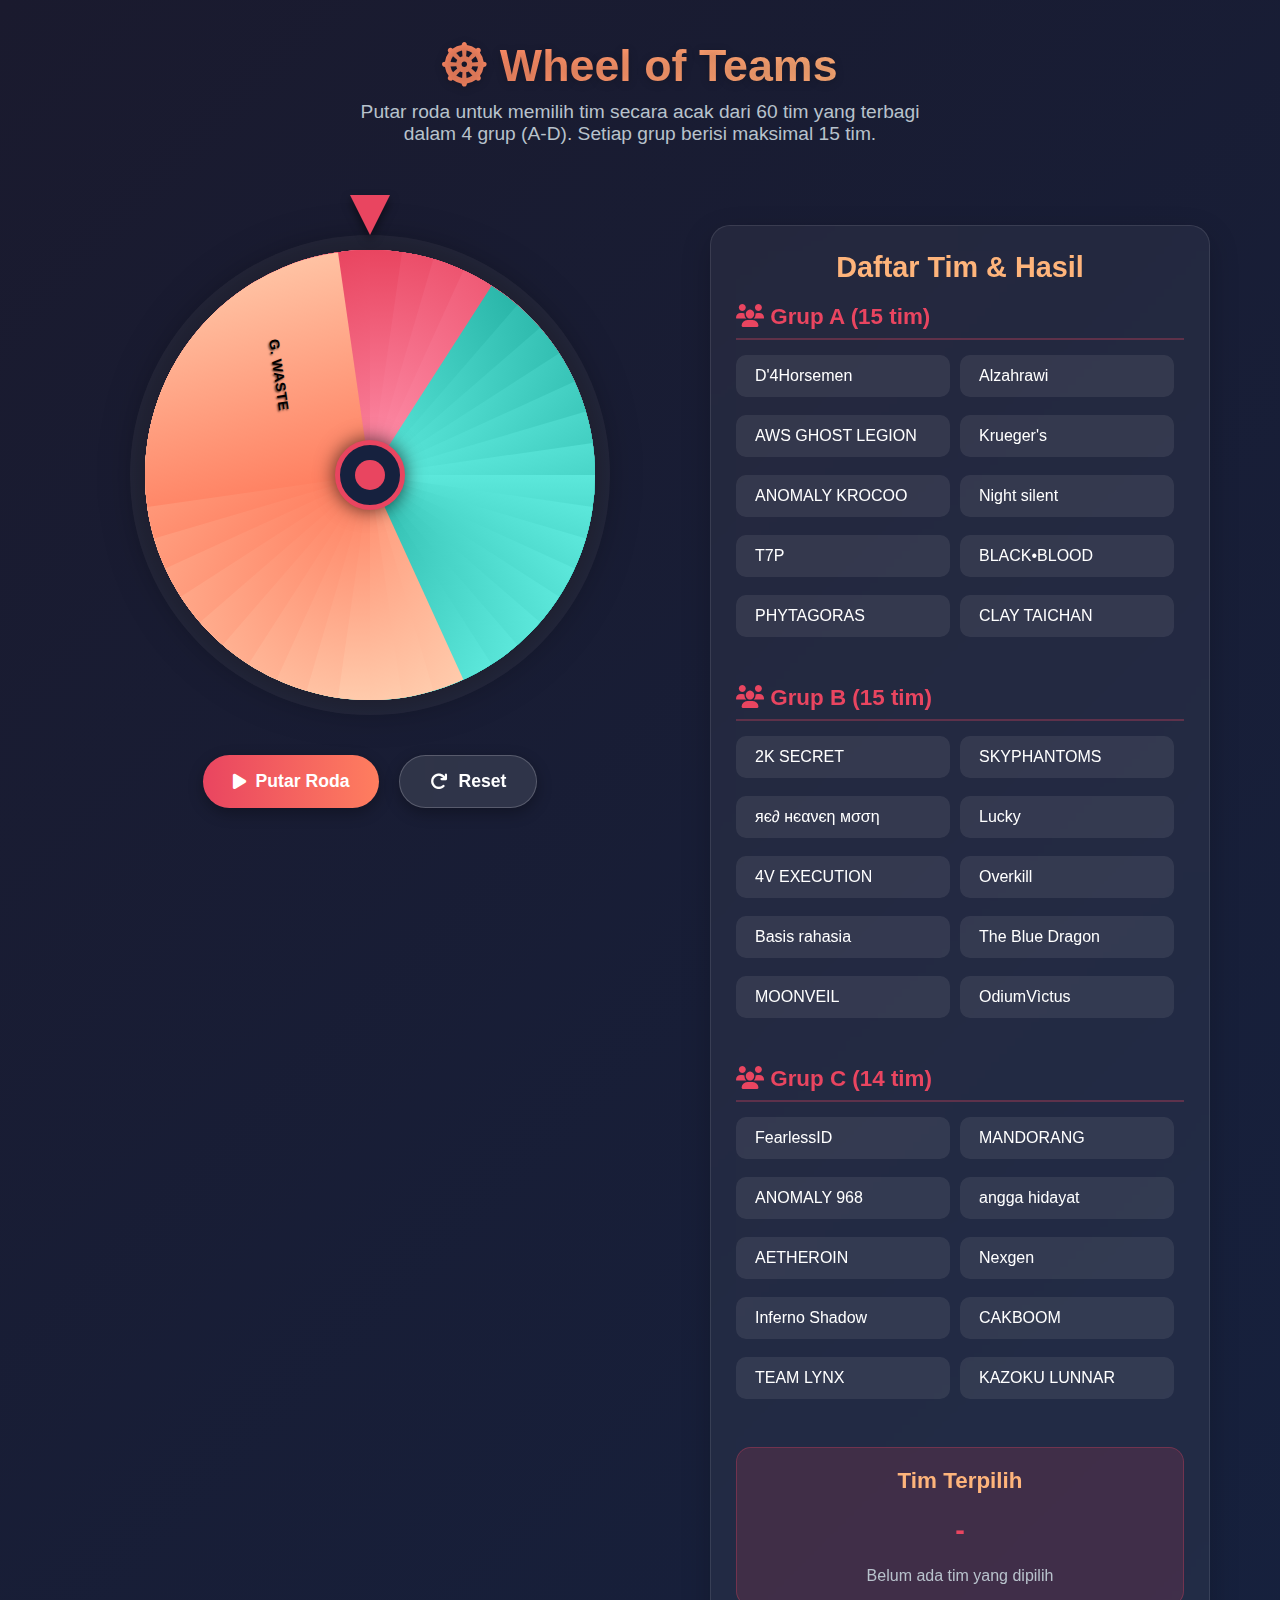
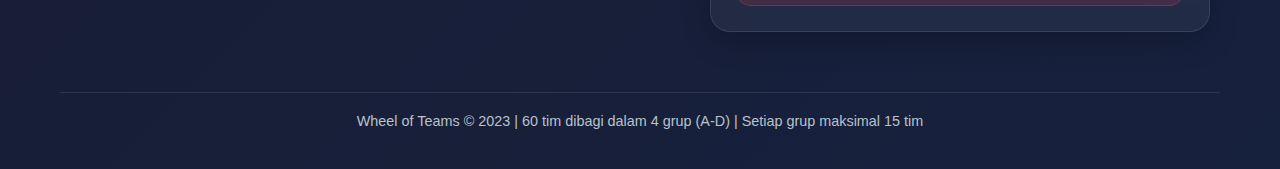
<file: index.html>
<!DOCTYPE html>
<html lang="id">
<head>
    <meta charset="UTF-8">
    <meta name="viewport" content="width=device-width, initial-scale=1.0">
    <title>Wheel of Teams - Elegant Spin Wheel</title>
    <link rel="stylesheet" href="https://cdnjs.cloudflare.com/ajax/libs/font-awesome/6.4.0/css/all.min.css">
    <style>
        * {
            margin: 0;
            padding: 0;
            box-sizing: border-box;
            font-family: 'Segoe UI', Tahoma, Geneva, Verdana, sans-serif;
        }

        body {
            background: linear-gradient(135deg, #1a1a2e 0%, #16213e 100%);
            color: #fff;
            min-height: 100vh;
            padding: 20px;
            display: flex;
            flex-direction: column;
            align-items: center;
            justify-content: center;
        }

        .container {
            max-width: 1200px;
            width: 100%;
            display: flex;
            flex-direction: column;
            align-items: center;
            gap: 30px;
            padding: 20px;
        }

        header {
            text-align: center;
            margin-bottom: 20px;
        }

        h1 {
            font-size: 2.8rem;
            margin-bottom: 10px;
            background: linear-gradient(90deg, #ff7e5f, #feb47b);
            -webkit-background-clip: text;
            background-clip: text;
            color: transparent;
            text-shadow: 0 2px 10px rgba(0, 0, 0, 0.2);
        }

        .subtitle {
            font-size: 1.2rem;
            color: #b8c2cc;
            margin-bottom: 30px;
            max-width: 600px;
        }

        .main-content {
            display: flex;
            flex-wrap: wrap;
            justify-content: center;
            gap: 40px;
            width: 100%;
        }

        .wheel-container {
            flex: 1;
            min-width: 500px;
            max-width: 600px;
            display: flex;
            flex-direction: column;
            align-items: center;
        }

        .wheel-wrapper {
            position: relative;
            width: 100%;
            height: 500px;
            display: flex;
            justify-content: center;
            align-items: center;
        }

        .wheel {
            position: relative;
            width: 450px;
            height: 450px;
            border-radius: 50%;
            background: #0f3460;
            box-shadow: 
                0 0 0 15px rgba(255, 255, 255, 0.05),
                0 0 40px rgba(0, 0, 0, 0.5),
                inset 0 0 40px rgba(0, 0, 0, 0.3);
            overflow: hidden;
            transition: transform 4s cubic-bezier(0.17, 0.67, 0.24, 0.99);
        }

        .wheel-section {
            position: absolute;
            width: 50%;
            height: 50%;
            transform-origin: bottom right;
            left: 0;
            top: 0;
            display: flex;
            align-items: center;
            justify-content: flex-end;
            padding-right: 40px;
            color: white;
            font-weight: 600;
            text-shadow: 1px 1px 2px rgba(0, 0, 0, 0.7);
        }

        .wheel-section-text {
            transform: rotate(90deg);
            white-space: nowrap;
            font-size: 14px;
            letter-spacing: 0.5px;
        }

        .wheel-center {
            position: absolute;
            width: 70px;
            height: 70px;
            background: #16213e;
            border-radius: 50%;
            z-index: 10;
            box-shadow: 0 0 20px rgba(0, 0, 0, 0.7);
            display: flex;
            justify-content: center;
            align-items: center;
            border: 5px solid #e94560;
        }

        .wheel-center::before {
            content: '';
            position: absolute;
            width: 30px;
            height: 30px;
            background: #e94560;
            border-radius: 50%;
        }

        .pointer {
            position: absolute;
            top: -30px;
            left: 50%;
            transform: translateX(-50%);
            width: 40px;
            height: 60px;
            z-index: 20;
        }

        .pointer::before {
            content: '';
            position: absolute;
            width: 0;
            height: 0;
            border-left: 20px solid transparent;
            border-right: 20px solid transparent;
            border-top: 40px solid #e94560;
            filter: drop-shadow(0 5px 5px rgba(0, 0, 0, 0.5));
        }

        .controls {
            margin-top: 30px;
            display: flex;
            gap: 20px;
            flex-wrap: wrap;
            justify-content: center;
        }

        .btn {
            padding: 15px 30px;
            font-size: 1.1rem;
            font-weight: 600;
            border: none;
            border-radius: 50px;
            cursor: pointer;
            transition: all 0.3s ease;
            display: flex;
            align-items: center;
            gap: 10px;
            box-shadow: 0 5px 15px rgba(0, 0, 0, 0.3);
        }

        .btn-spin {
            background: linear-gradient(90deg, #e94560, #ff7e5f);
            color: white;
        }

        .btn-spin:hover {
            transform: translateY(-5px);
            box-shadow: 0 10px 20px rgba(233, 69, 96, 0.4);
        }

        .btn-spin:active {
            transform: translateY(0);
        }

        .btn-reset {
            background: rgba(255, 255, 255, 0.1);
            color: white;
            backdrop-filter: blur(10px);
            border: 1px solid rgba(255, 255, 255, 0.2);
        }

        .btn-reset:hover {
            background: rgba(255, 255, 255, 0.2);
        }

        .results-container {
            flex: 1;
            min-width: 300px;
            max-width: 500px;
            background: rgba(255, 255, 255, 0.05);
            border-radius: 20px;
            padding: 25px;
            backdrop-filter: blur(10px);
            border: 1px solid rgba(255, 255, 255, 0.1);
            box-shadow: 0 10px 30px rgba(0, 0, 0, 0.2);
        }

        .results-title {
            font-size: 1.8rem;
            margin-bottom: 20px;
            color: #feb47b;
            text-align: center;
        }

        .result-group {
            margin-bottom: 30px;
        }

        .group-title {
            font-size: 1.4rem;
            color: #e94560;
            margin-bottom: 15px;
            padding-bottom: 8px;
            border-bottom: 2px solid rgba(233, 69, 96, 0.3);
        }

        .team-list {
            list-style-type: none;
            display: grid;
            grid-template-columns: repeat(auto-fill, minmax(200px, 1fr));
            gap: 10px;
            max-height: 300px;
            overflow-y: auto;
            padding-right: 10px;
        }

        .team-list::-webkit-scrollbar {
            width: 6px;
        }

        .team-list::-webkit-scrollbar-track {
            background: rgba(255, 255, 255, 0.05);
            border-radius: 10px;
        }

        .team-list::-webkit-scrollbar-thumb {
            background: rgba(233, 69, 96, 0.5);
            border-radius: 10px;
        }

        .team-item {
            padding: 12px 15px;
            background: rgba(255, 255, 255, 0.08);
            border-radius: 10px;
            margin-bottom: 8px;
            transition: all 0.3s ease;
            border-left: 4px solid transparent;
        }

        .team-item:hover {
            background: rgba(255, 255, 255, 0.12);
            transform: translateX(5px);
        }

        .team-item.selected {
            background: rgba(233, 69, 96, 0.2);
            border-left: 4px solid #e94560;
            font-weight: 600;
        }

        .selected-team {
            background: rgba(233, 69, 96, 0.15);
            padding: 20px;
            border-radius: 15px;
            margin-top: 20px;
            text-align: center;
            border: 1px solid rgba(233, 69, 96, 0.3);
        }

        .selected-team h3 {
            color: #feb47b;
            margin-bottom: 10px;
            font-size: 1.4rem;
        }

        .selected-team-name {
            font-size: 1.8rem;
            font-weight: 700;
            color: #e94560;
            padding: 10px;
            animation: pulse 2s infinite;
        }

        @keyframes pulse {
            0% { opacity: 0.8; }
            50% { opacity: 1; }
            100% { opacity: 0.8; }
        }

        .spinning {
            animation: wheelGlow 1.5s infinite alternate;
        }

        @keyframes wheelGlow {
            from { box-shadow: 0 0 0 15px rgba(255, 255, 255, 0.05), 0 0 40px rgba(0, 0, 0, 0.5), inset 0 0 40px rgba(0, 0, 0, 0.3); }
            to { box-shadow: 0 0 0 15px rgba(255, 126, 95, 0.2), 0 0 60px rgba(233, 69, 96, 0.5), inset 0 0 40px rgba(0, 0, 0, 0.3); }
        }

        .footer {
            margin-top: 30px;
            text-align: center;
            color: #b8c2cc;
            font-size: 0.9rem;
            padding-top: 20px;
            border-top: 1px solid rgba(255, 255, 255, 0.1);
            width: 100%;
        }

        @media (max-width: 1100px) {
            .main-content {
                flex-direction: column;
                align-items: center;
            }
            
            .wheel-container, .results-container {
                width: 100%;
                min-width: unset;
            }
        }

        @media (max-width: 600px) {
            .wheel {
                width: 350px;
                height: 350px;
            }
            
            .wheel-wrapper {
                height: 400px;
            }
            
            h1 {
                font-size: 2.2rem;
            }
            
            .controls {
                flex-direction: column;
                width: 100%;
            }
            
            .btn {
                width: 100%;
                justify-content: center;
            }
        }
    </style>
</head>
<body>
    <div class="container">
        <header>
            <h1><i class="fas fa-dharmachakra"></i> Wheel of Teams</h1>
            <p class="subtitle">Putar roda untuk memilih tim secara acak dari 60 tim yang terbagi dalam 4 grup (A-D). Setiap grup berisi maksimal 15 tim.</p>
        </header>

        <div class="main-content">
            <div class="wheel-container">
                <div class="wheel-wrapper">
                    <div class="wheel" id="wheel">
                        <!-- Wheel sections will be generated by JavaScript -->
                    </div>
                    <div class="wheel-center"></div>
                    <div class="pointer"></div>
                </div>
                
                <div class="controls">
                    <button class="btn btn-spin" id="spinBtn">
                        <i class="fas fa-play"></i> Putar Roda
                    </button>
                    <button class="btn btn-reset" id="resetBtn">
                        <i class="fas fa-redo"></i> Reset
                    </button>
                </div>
            </div>

            <div class="results-container">
                <h2 class="results-title">Daftar Tim & Hasil</h2>
                
                <div id="groupsContainer">
                    <!-- Groups will be generated by JavaScript -->
                </div>
                
                <div class="selected-team">
                    <h3>Tim Terpilih</h3>
                    <div class="selected-team-name" id="selectedTeam">-</div>
                    <p id="selectedGroup" style="margin-top: 10px; color: #b8c2cc;">Belum ada tim yang dipilih</p>
                </div>
            </div>
        </div>

        <div class="footer">
            <p>Wheel of Teams &copy; 2023 | 60 tim dibagi dalam 4 grup (A-D) | Setiap grup maksimal 15 tim</p>
        </div>
    </div>

    <script>
        // Data tim dari permintaan
        const teamsData = [
            "D'4Horsemen", "Alzahrawi", "AWS GHOST LEGION", "Krueger's", "ANOMALY KROCOO",
            "Night silent", "T7P", "BLACK•BLOOD", "PHYTAGORAS", "CLAY TAICHAN",
            "BLOOD QUEENS", "TNJ SUPERNOVA", "DG SevenZone", "ObLvion⁸⁸⁸", "2K Killer",
            "2K SECRET", "SKYPHANTOMS", "яє∂ нєανєη мσση", "Lucky", "4V EXECUTION",
            "Overkill", "Basis rahasia", "The Blue Dragon", "MOONVEIL", "OdiumVìctus",
            "THE BLUE DRAGON", "Red Devil", "NASASEVEN", "GRAVE-X SERAPHS", "TF",
            "FearlessID", "MANDORANG", "ANOMALY 968", "angga hidayat", "AETHEROIN",
            "Nexgen", "Inferno Shadow", "CAKBOOM", "TEAM LYNX", "KAZOKU LUNNAR",
            "The Aethers", "CLAY BATU", "KAURIR ESPORT", "G. WASTE"
        ];

        // Warna untuk setiap grup
        const groupColors = {
            'A': '#e94560',
            'B': '#0f9b8e',
            'C': '#ff7e5f',
            'D': '#7b42f6'
        };

        // Variabel global
        let groups = {};
        let isSpinning = false;
        let selectedTeam = null;
        let currentRotation = 0;
        let wheelSections = [];

        // Fungsi untuk membagi tim ke dalam grup
        function distributeTeamsToGroups() {
            // Reset groups
            groups = {
                'A': [],
                'B': [],
                'C': [],
                'D': []
            };
            
            // Distribusikan tim ke grup (maksimal 15 per grup)
            const maxPerGroup = 15;
            const groupKeys = Object.keys(groups);
            
            teamsData.forEach((team, index) => {
                const groupIndex = Math.floor(index / maxPerGroup);
                if (groupIndex < groupKeys.length) {
                    const groupKey = groupKeys[groupIndex];
                    groups[groupKey].push(team);
                }
            });
            
            // Hapus grup yang kosong
            Object.keys(groups).forEach(key => {
                if (groups[key].length === 0) {
                    delete groups[key];
                }
            });
        }

        // Fungsi untuk membuat roda
        function createWheel() {
            const wheel = document.getElementById('wheel');
            wheel.innerHTML = '';
            wheelSections = [];
            
            // Kumpulkan semua tim dari semua grup
            const allTeams = [];
            Object.keys(groups).forEach(groupKey => {
                groups[groupKey].forEach(team => {
                    allTeams.push({ name: team, group: groupKey });
                });
            });
            
            const totalTeams = allTeams.length;
            const anglePerSection = 360 / totalTeams;
            
            // Buat setiap bagian roda
            allTeams.forEach((team, index) => {
                const section = document.createElement('div');
                section.className = 'wheel-section';
                
                // Hitung warna berdasarkan grup
                const color = groupColors[team.group];
                const lightColor = lightenColor(color, 30);
                
                // Atur latar belakang gradien
                section.style.background = `linear-gradient(${anglePerSection * index}deg, ${color}, ${lightColor})`;
                
                // Atur rotasi
                const rotation = anglePerSection * index;
                section.style.transform = `rotate(${rotation}deg)`;
                
                // Tambahkan teks
                const textDiv = document.createElement('div');
                textDiv.className = 'wheel-section-text';
                textDiv.textContent = team.name;
                textDiv.style.color = getContrastColor(color);
                
                section.appendChild(textDiv);
                wheel.appendChild(section);
                
                // Simpan informasi bagian
                wheelSections.push({
                    element: section,
                    team: team.name,
                    group: team.group,
                    startAngle: rotation,
                    endAngle: rotation + anglePerSection
                });
            });
        }

        // Fungsi untuk menampilkan grup di panel hasil
        function displayGroups() {
            const groupsContainer = document.getElementById('groupsContainer');
            groupsContainer.innerHTML = '';
            
            Object.keys(groups).forEach(groupKey => {
                const groupDiv = document.createElement('div');
                groupDiv.className = 'result-group';
                
                const groupTitle = document.createElement('h3');
                groupTitle.className = 'group-title';
                groupTitle.innerHTML = `<i class="fas fa-users"></i> Grup ${groupKey} (${groups[groupKey].length} tim)`;
                groupDiv.appendChild(groupTitle);
                
                const teamList = document.createElement('ul');
                teamList.className = 'team-list';
                
                groups[groupKey].forEach(team => {
                    const teamItem = document.createElement('li');
                    teamItem.className = 'team-item';
                    teamItem.textContent = team;
                    teamItem.dataset.team = team;
                    teamItem.dataset.group = groupKey;
                    
                    teamItem.addEventListener('click', () => {
                        highlightSelectedTeam(team, groupKey);
                    });
                    
                    teamList.appendChild(teamItem);
                });
                
                groupDiv.appendChild(teamList);
                groupsContainer.appendChild(groupDiv);
            });
        }

        // Fungsi untuk memutar roda
        function spinWheel() {
            if (isSpinning) return;
            
            isSpinning = true;
            const wheel = document.getElementById('wheel');
            const spinBtn = document.getElementById('spinBtn');
            
            // Tambah kelas spinning untuk efek visual
            wheel.classList.add('spinning');
            spinBtn.disabled = true;
            spinBtn.innerHTML = '<i class="fas fa-spinner fa-spin"></i> Memutar...';
            
            // Putaran acak (antara 5-10 putaran)
            const spins = 5 + Math.random() * 5;
            const extraDegrees = Math.floor(Math.random() * 360);
            const totalRotation = (spins * 360) + extraDegrees;
            
            // Rotasi roda
            currentRotation += totalRotation;
            wheel.style.transform = `rotate(${currentRotation}deg)`;
            
            // Hitung tim yang terpilih setelah animasi selesai
            setTimeout(() => {
                // Normalisasi rotasi ke 0-360 derajat
                const normalizedRotation = currentRotation % 360;
                const actualRotation = (360 - normalizedRotation) % 360;
                
                // Temukan bagian yang dipilih
                let selectedSection = null;
                for (const section of wheelSections) {
                    // Periksa apakah rotasi berada dalam rentang sudut bagian
                    let start = section.startAngle;
                    let end = section.endAngle;
                    
                    // Penyesuaian untuk kasus di mana start > end
                    if (start > end) {
                        if (actualRotation >= start || actualRotation < end) {
                            selectedSection = section;
                            break;
                        }
                    } else {
                        if (actualRotation >= start && actualRotation < end) {
                            selectedSection = section;
                            break;
                        }
                    }
                }
                
                if (selectedSection) {
                    selectedTeam = selectedSection.team;
                    const selectedGroup = selectedSection.group;
                    
                    // Tampilkan hasil
                    document.getElementById('selectedTeam').textContent = selectedTeam;
                    document.getElementById('selectedGroup').textContent = `Grup ${selectedGroup}`;
                    
                    // Highlight tim di daftar
                    highlightSelectedTeam(selectedTeam, selectedGroup);
                    
                    // Tampilkan notifikasi
                    showNotification(`Tim "${selectedTeam}" dari Grup ${selectedGroup} terpilih!`);
                }
                
                // Reset status spinning
                wheel.classList.remove('spinning');
                spinBtn.disabled = false;
                spinBtn.innerHTML = '<i class="fas fa-play"></i> Putar Roda';
                isSpinning = false;
            }, 4000); // Sesuaikan dengan durasi CSS transition (4s)
        }

        // Fungsi untuk highlight tim yang terpilih
        function highlightSelectedTeam(teamName, group) {
            // Hapus semua seleksi sebelumnya
            document.querySelectorAll('.team-item').forEach(item => {
                item.classList.remove('selected');
            });
            
            // Highlight item yang dipilih
            document.querySelectorAll('.team-item').forEach(item => {
                if (item.dataset.team === teamName && item.dataset.group === group) {
                    item.classList.add('selected');
                    item.scrollIntoView({ behavior: 'smooth', block: 'center' });
                }
            });
        }

        // Fungsi untuk reset seleksi
        function resetSelection() {
            selectedTeam = null;
            document.getElementById('selectedTeam').textContent = '-';
            document.getElementById('selectedGroup').textContent = 'Belum ada tim yang dipilih';
            
            // Hapus semua seleksi
            document.querySelectorAll('.team-item').forEach(item => {
                item.classList.remove('selected');
            });
            
            // Reset rotasi roda
            currentRotation = 0;
            document.getElementById('wheel').style.transform = 'rotate(0deg)';
            
            showNotification('Seleksi direset. Putar roda lagi!');
        }

        // Fungsi untuk notifikasi
        function showNotification(message) {
            // Buat elemen notifikasi
            const notification = document.createElement('div');
            notification.style.cssText = `
                position: fixed;
                top: 20px;
                right: 20px;
                background: rgba(233, 69, 96, 0.9);
                color: white;
                padding: 15px 25px;
                border-radius: 10px;
                z-index: 1000;
                box-shadow: 0 5px 15px rgba(0, 0, 0, 0.3);
                animation: slideIn 0.3s ease, fadeOut 0.3s ease 2.7s;
                max-width: 300px;
            `;
            
            // Tambahkan keyframes untuk animasi
            const style = document.createElement('style');
            style.textContent = `
                @keyframes slideIn {
                    from { transform: translateX(100%); opacity: 0; }
                    to { transform: translateX(0); opacity: 1; }
                }
                @keyframes fadeOut {
                    from { opacity: 1; }
                    to { opacity: 0; }
                }
            `;
            document.head.appendChild(style);
            
            notification.textContent = message;
            document.body.appendChild(notification);
            
            // Hapus notifikasi setelah 3 detik
            setTimeout(() => {
                notification.remove();
                style.remove();
            }, 3000);
        }

        // Fungsi utilitas untuk warna
        function lightenColor(color, percent) {
            const num = parseInt(color.replace("#", ""), 16);
            const amt = Math.round(2.55 * percent);
            const R = (num >> 16) + amt;
            const G = (num >> 8 & 0x00FF) + amt;
            const B = (num & 0x0000FF) + amt;
            
            return `#${(
                0x1000000 +
                (R < 255 ? (R < 1 ? 0 : R) : 255) * 0x10000 +
                (G < 255 ? (G < 1 ? 0 : G) : 255) * 0x100 +
                (B < 255 ? (B < 1 ? 0 : B) : 255)
            )
                .toString(16)
                .slice(1)}`;
        }

        function getContrastColor(hexColor) {
            // Convert hex to RGB
            const r = parseInt(hexColor.substr(1, 2), 16);
            const g = parseInt(hexColor.substr(3, 2), 16);
            const b = parseInt(hexColor.substr(5, 2), 16);
            
            // Calculate luminance
            const luminance = (0.299 * r + 0.587 * g + 0.114 * b) / 255;
            
            // Return black or white depending on luminance
            return luminance > 0.5 ? '#000000' : '#ffffff';
        }

        // Inisialisasi
        function init() {
            // Distribusikan tim ke grup
            distributeTeamsToGroups();
            
            // Buat roda
            createWheel();
            
            // Tampilkan grup
            displayGroups();
            
            // Event listener untuk tombol
            document.getElementById('spinBtn').addEventListener('click', spinWheel);
            document.getElementById('resetBtn').addEventListener('click', resetSelection);
            
            // Tampilkan info grup di konsol
            console.log("Distribusi Tim ke Grup:");
            Object.keys(groups).forEach(group => {
                console.log(`Grup ${group}: ${groups[group].length} tim`);
            });
        }

        // Jalankan inisialisasi saat halaman dimuat
        document.addEventListener('DOMContentLoaded', init);
    </script>
</body>
</html>
</file>
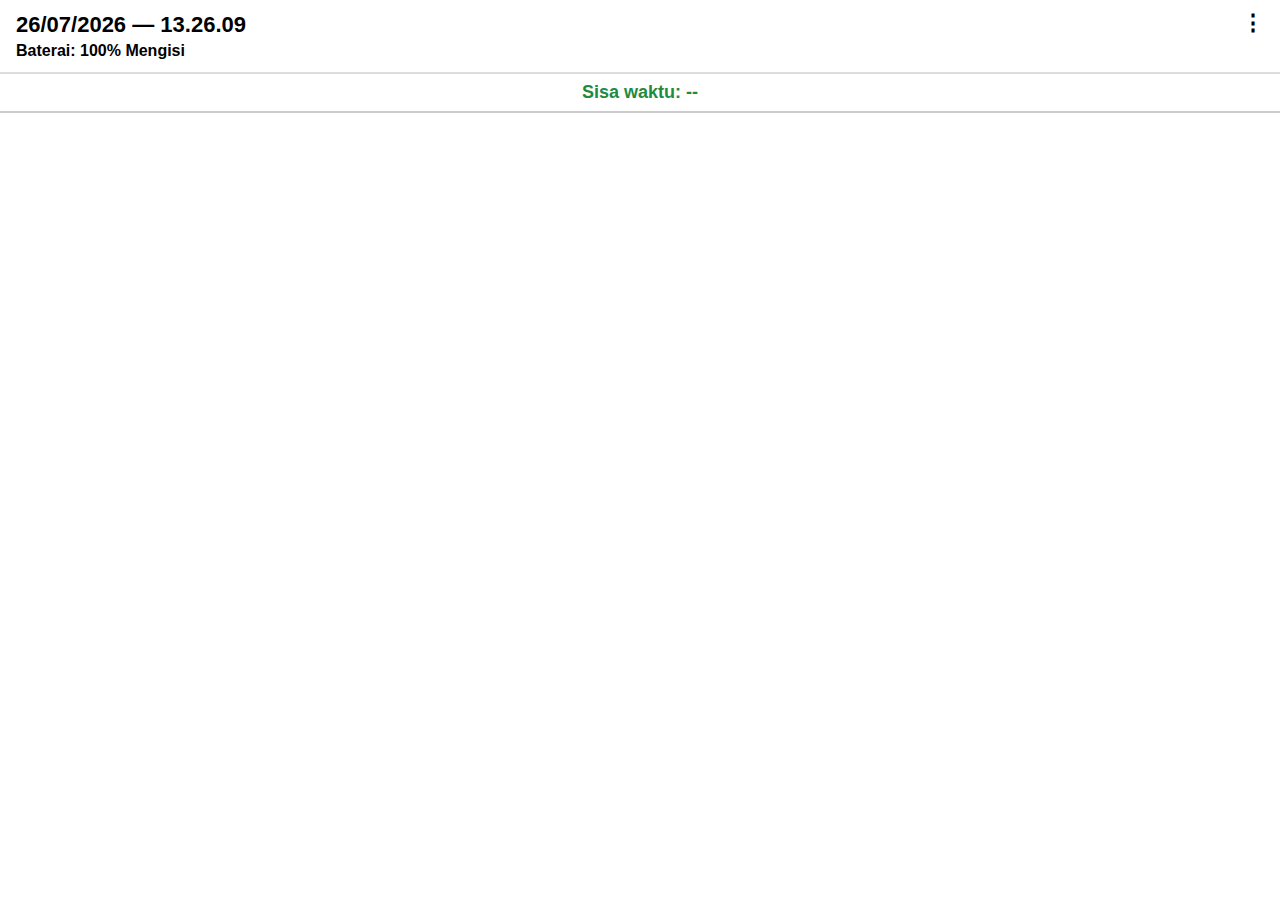
<file: tes.html>
<!DOCTYPE html>
<html lang="id">
<head>
<meta charset="UTF-8">
<meta name="viewport" content="with=device-width, initial-scale=1.0">
<title>CBT Header Realtime</title>

<style>
    body {
        margin: 0;
        font-family: Arial, sans-serif;
        background: #ffffff;
    }

    /* HEADER UTAMA */
    .header {
        background: #ffffff;
        padding: 12px 16px;
        border-bottom: 2px solid #ddd;
        font-weight: bold;
        position: relative;
    }

    .time {
        font-size: 22px;
        font-weight: bold;
        text-align: left;
    }

    .battery {
        font-size: 16px;
        font-weight: bold;
        margin-top: 4px;
        text-align: left;
    }

    /* TITIK TIGA DI HEADER */
    .menu-icon {
        position: absolute;
        top: 10px;
        right: 16px;
        font-size: 22px;
        cursor: pointer;
        user-select: none;
    }

    /* MENU DROPDOWN */
    .menu-box {
        position: absolute;
        top: 40px;
        right: 10px;
        background: white;
        border-radius: 6px;
        border: 1px solid #ccc;
        width: 130px;
        display: none;
        box-shadow: 0 3px 10px rgba(0,0,0,0.2);
        z-index: 1000;
    }

    .menu-box div {
        padding: 10px;
        font-weight: bold;
        border-bottom: 1px solid #eee;
        cursor: pointer;
        font-size: 14px;
    }

    .menu-box div:last-child {
        border-bottom: none;
    }

    .menu-box div:hover {
        background: #f5f5f5;
    }

    /* HEADER TIPIS TENGAH (SISA WAKTU) */
    .thin-header {
        background: #ffffff;
        padding: 8px 16px;
        border-bottom: 2px solid #ccc;
        font-size: 18px;
        font-weight: bold;
        text-align: center;
        color: #1f8b3e; /* default hijau */
    }

    iframe {
        width: 100%;
        height: calc(100vh - 160px);
        border: none;
    }
</style>
</head>

<body>

    <!-- HEADER UTAMA DENGAN MENU TITIK TIGA -->
    <div class="header">
        <div class="time" id="datetime">Memuat...</div>
        <div class="battery" id="battery-status">Memuat...</div>

        <div class="menu-icon" onclick="toggleMenu()">⋮</div>
        <div id="menuBox" class="menu-box">
            <div onclick="history.back()">Kembali</div>
            <div onclick="location.reload()">Muat Ulang</div>
            <div onclick="exitPage()">Keluar</div>
        </div>
    </div>

    <!-- HEADER TIPIS -->
    <div class="thin-header" id="exam-timer">Sisa waktu: --</div>

    <!-- CBT VIEW -->
    <iframe src="https://cbtv25.sman1mojosari.sch.id"></iframe>

<script>
/* MENU */
function toggleMenu() {
    let box = document.getElementById("menuBox");
    box.style.display = (box.style.display === "block") ? "none" : "block";
}

function exitPage() {
    window.close();
}

/* JAM REALTIME */
function updateDateTime() {
    const now = new Date();
    const options = { year:'numeric', month:'2-digit', day:'2-digit' };
    const date = now.toLocaleDateString('id-ID', options);
    const time = now.toLocaleTimeString('id-ID');
    document.getElementById("datetime").innerText = `${date} — ${time}`;
}
setInterval(updateDateTime, 1000);
updateDateTime();

/* BATERAI REALTIME */
if (navigator.getBattery) {
    navigator.getBattery().then(function(battery) {
        function updateBattery() {
            let level = Math.round(battery.level * 100);
            document.getElementById("battery-status").innerText =
                `Baterai: ${level}% ${battery.charging ? "Mengisi" : ""}`;
        }
        updateBattery();
        battery.addEventListener("levelchange", updateBattery);
        battery.addEventListener("chargingchange", updateBattery);
    });
}

/* SISA WAKTU */
function updateExamTimer() {
    const start = new Date();
    start.setHours(8,0,0);

    const end = new Date();
    end.setHours(11,30,0);

    const now = new Date();
    const timer = document.getElementById("exam-timer");

    if (now < start) {
        timer.innerText = "Sisa waktu: ujian belum dimulai";
        timer.style.color = "#1f8b3e";
        return;
    }

    if (now > end) {
        timer.innerText = "Sisa waktu: ujian selesai";
        timer.style.color = "#555";
        return;
    }

    const diff = end - now;
    const hour = Math.floor(diff / 3600000);
    const min = Math.floor((diff % 3600000) / 60000);
    const sec = Math.floor((diff % 60000) / 1000);

    timer.innerText = `Sisa waktu: ${hour} jam ${min} menit ${sec} detik`;

    const totalMin = diff / 60000;

    if (totalMin <= 5) timer.style.color = "red";
    else if (totalMin <= 30) timer.style.color = "orange";
    else timer.style.color = "#1f8b3e";
}
setInterval(updateExamTimer, 1000);
</script>

</body>
</html>
</file>
